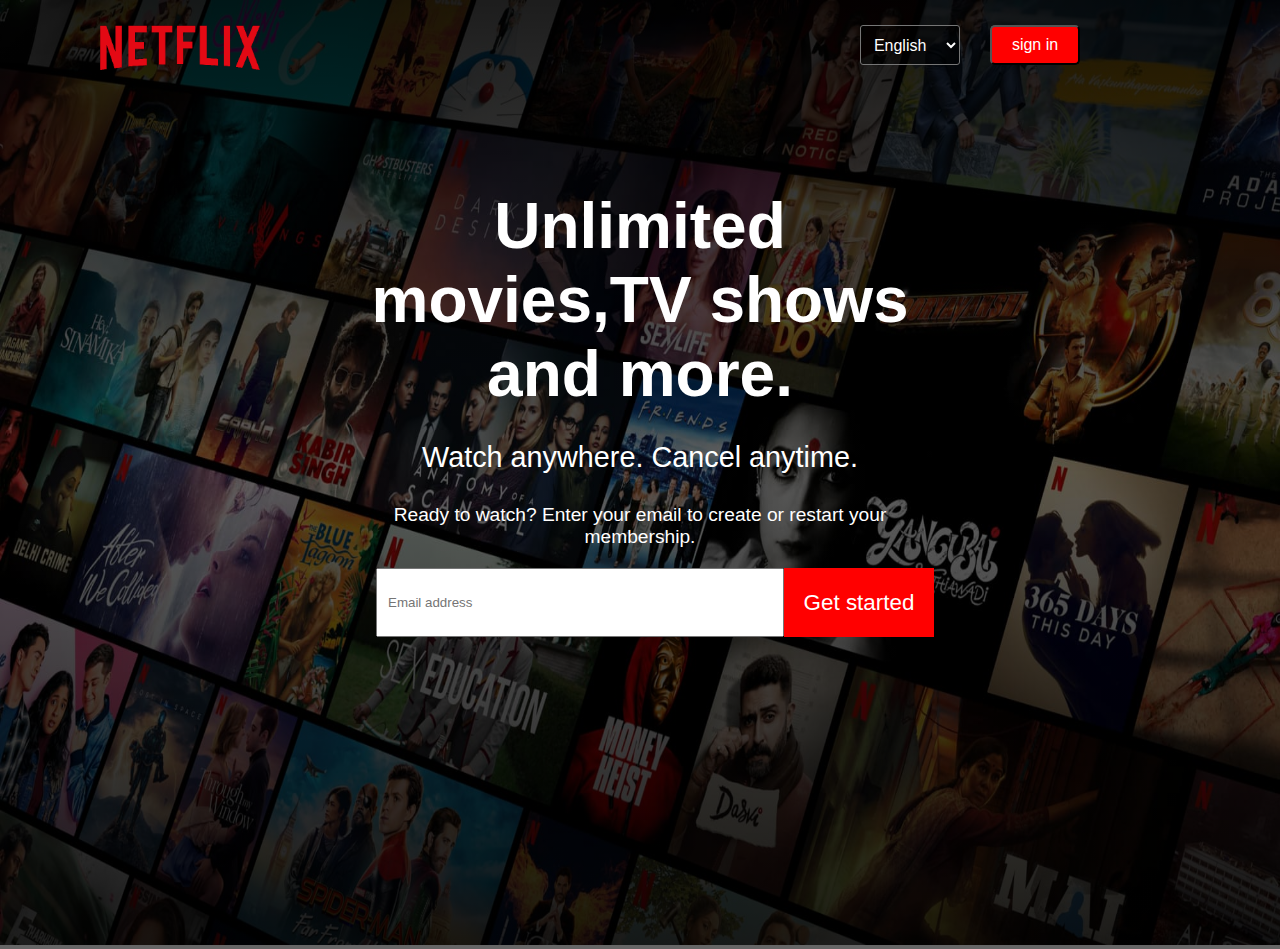
<file: index.html>
<!DOCTYPE html>
<html lang="en" dir="ltr">

<head>
  <meta charset="utf-8">
  <title>Netflix</title>
  <link rel="stylesheet" href="styles.css">
  <link href="https://cdn.jsdelivr.net/npm/bootstrap@5.0.2/dist/css/bootstrap.min.css" rel="stylesheet" integrity="sha384-EVSTQN3/azprG1Anm3QDgpJLIm9Nao0Yz1ztcQTwFspd3yD65VohhpuuCOmLASjC" crossorigin="anonymous">

</head>

<body>
  <div class="sec1">
    <div class="sec1-bg" ><img class="sec1-bg-o" id="img1" src="my_background_1.jpg" alt="img1-1"></div>
    <div class="sec1-2" >
      <div class="header" >
        <div class="btn-1" >
          <img class="logo-1-1" src="netflix_logo.png" alt="">
          <select onmouseout="myFunction(this)" class="dpd-1-1" name="">
            <option value="English">&nbsp English</option>
            <option value="Hindi">&nbsp Hindi</option>
          </select>
          <button onclick="car()" class="btn-1-1" type="button" name="button"><a class="sn" href="sign_in.html">sign in</a></button>
        </div>
      </div>
      <div class="header-2" class="container-fluid">
        <div class="header-2-1" class="container-fluid">
          <h1 class="header-2-1-1">Unlimited movies,TV shows and more.</h1>
        </div>
        <div class="header-2-2" class="container-fluid">
          <h3 class="header-2-2-1">Watch anywhere. Cancel anytime.</h3>
        </div>
        <div class="header-2-3" class="container-fluid">
          <h3 class="header-2-3-1">Ready to watch? Enter your email to create or restart your membership.</h3>
        </div>
        <div class="header-2-4" class="container-fluid">
          <form class="get-started" action="sign_in.html" method="post">
            <input class="email" type="email" name="email" placeholder="Email address" value="">
            <input class="sbt" type="submit" name="submit" value="Get started">
          </form>
        </div>
      </div>
    </div>
  </div>
  <script src="script.js">

  </script>
</body>

</html>
</file>
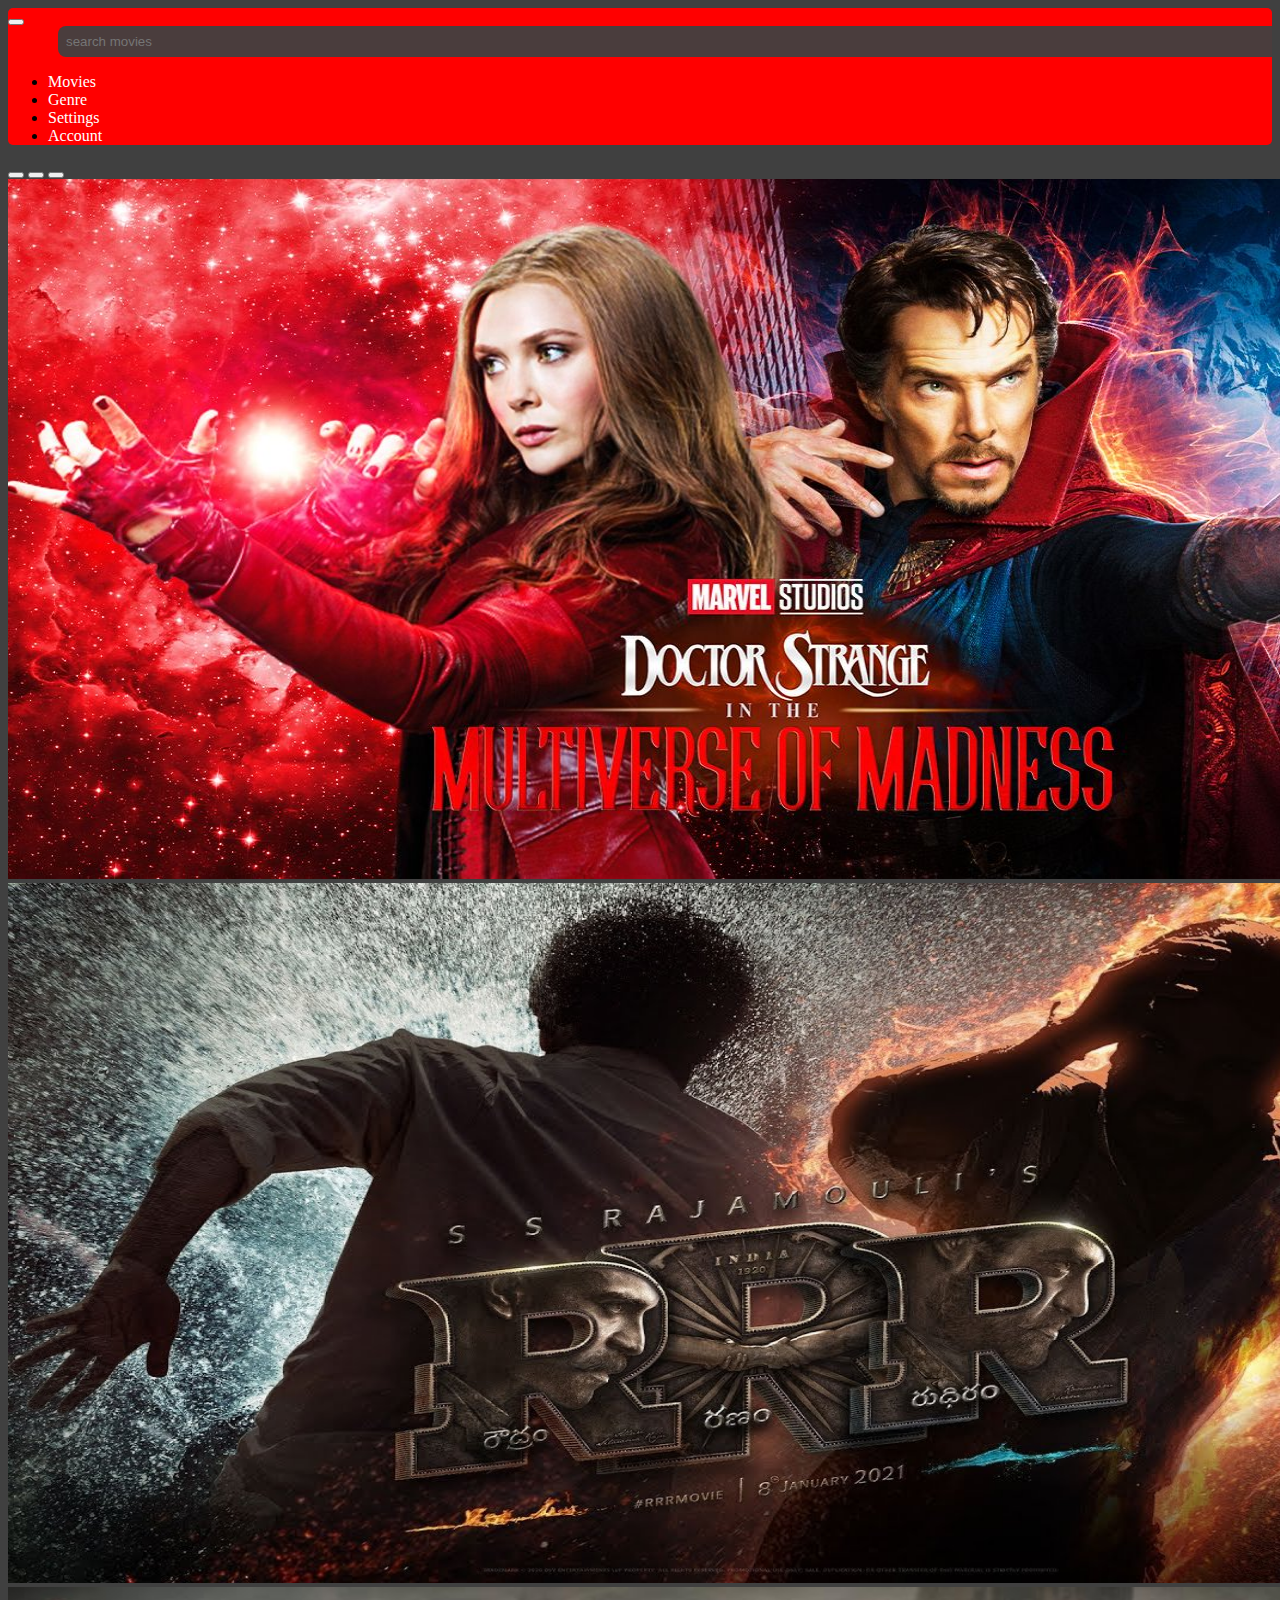
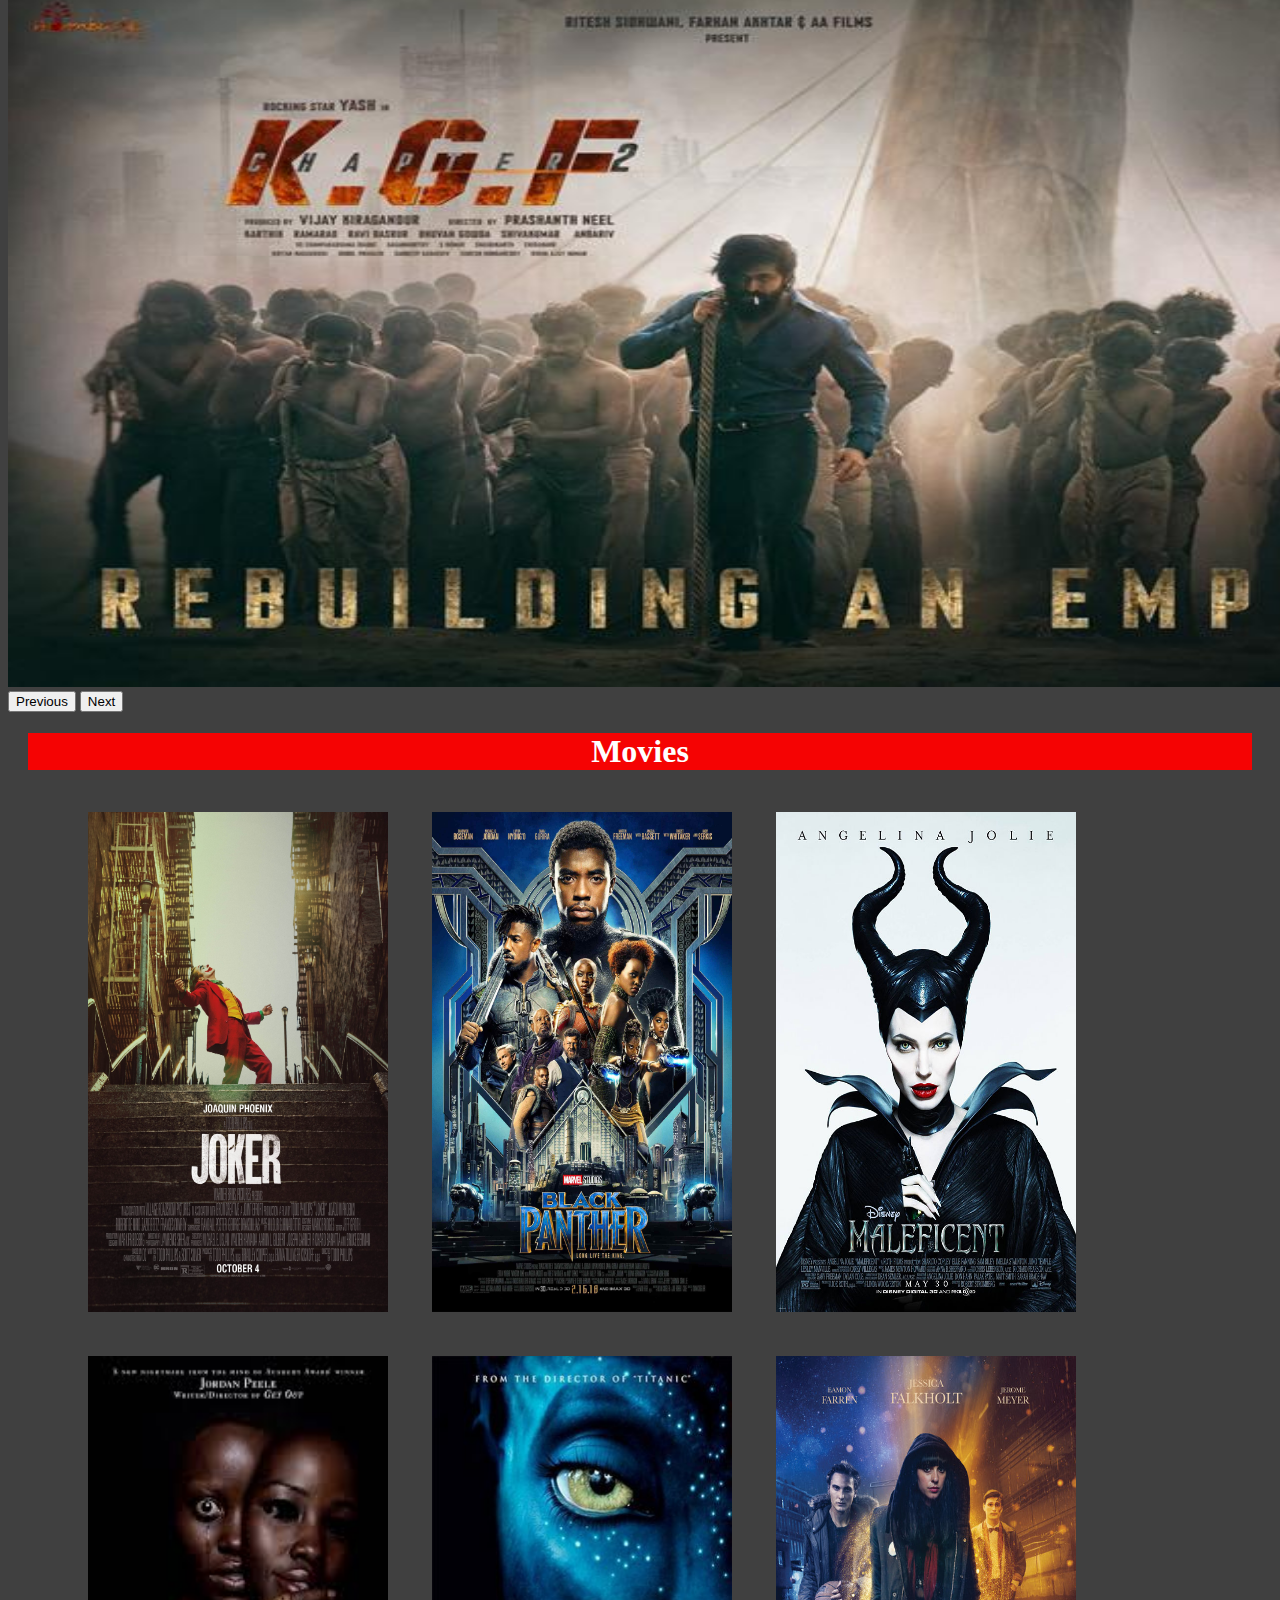
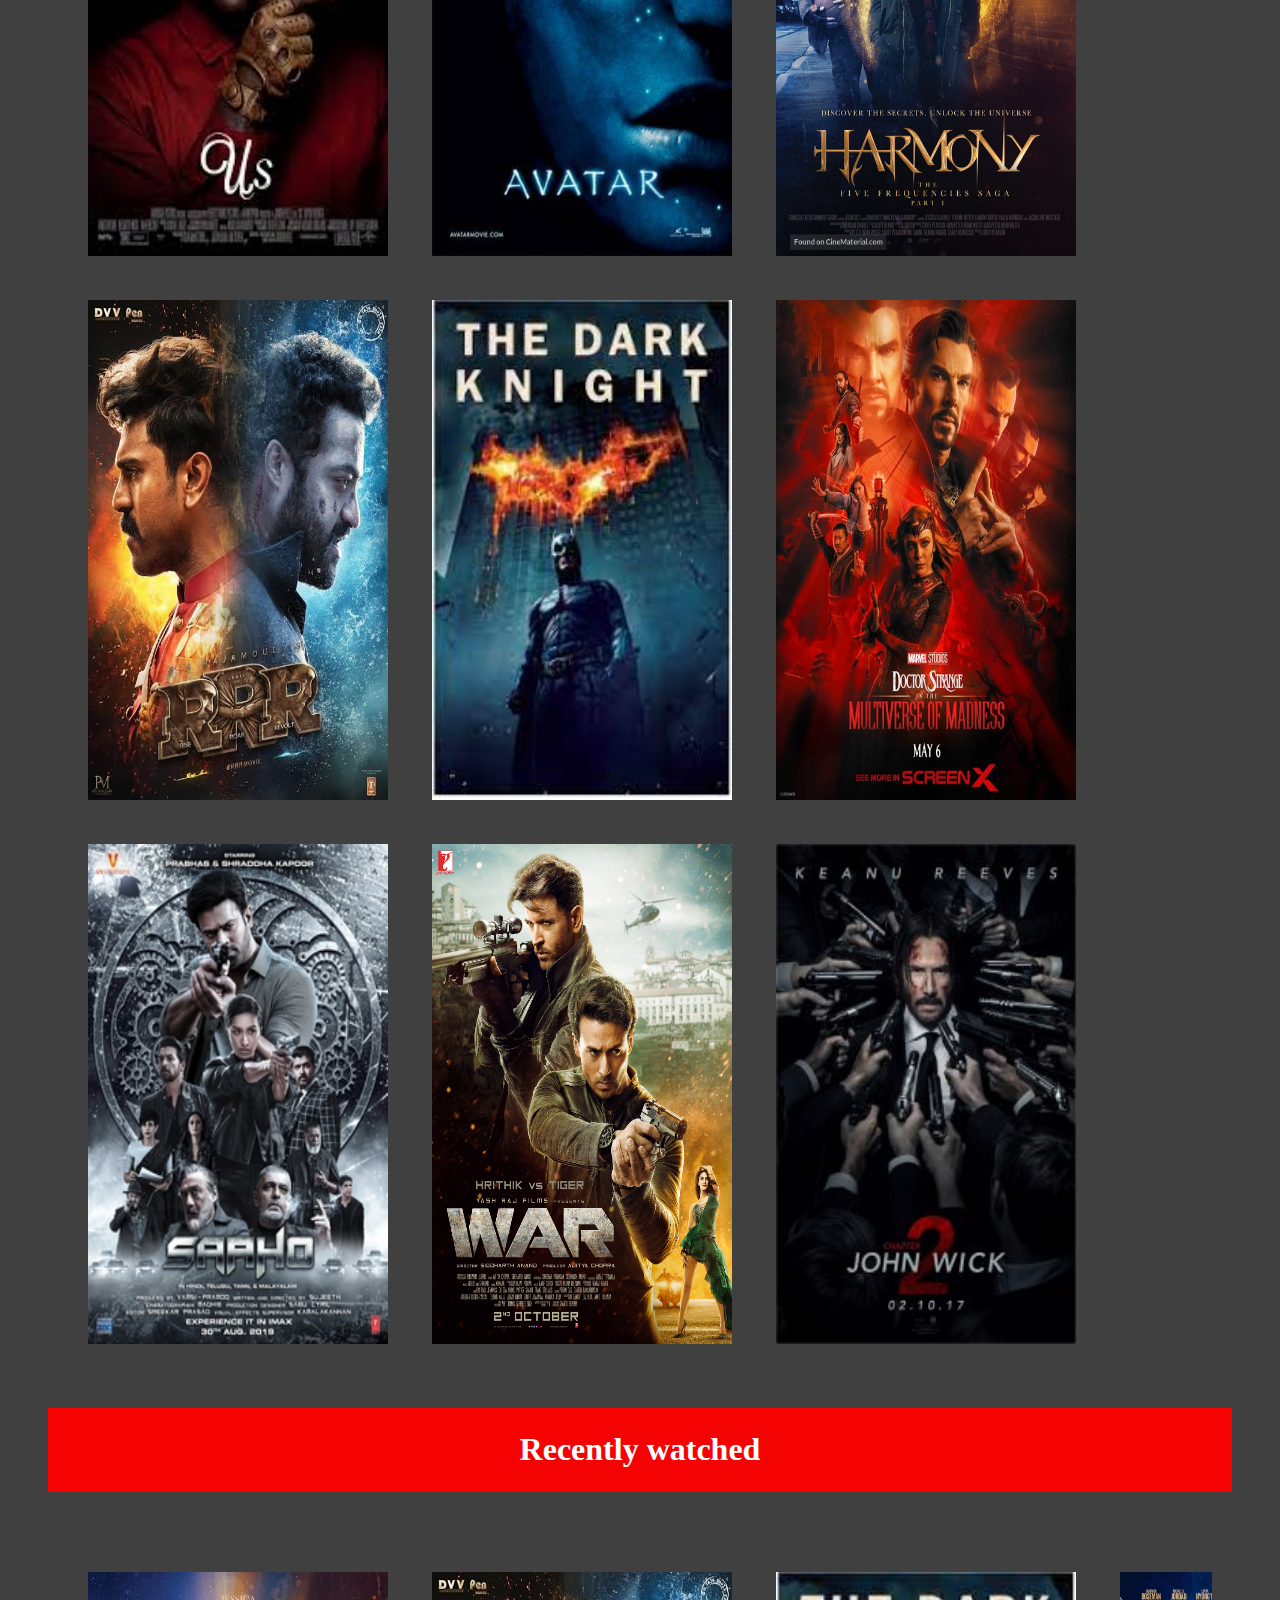
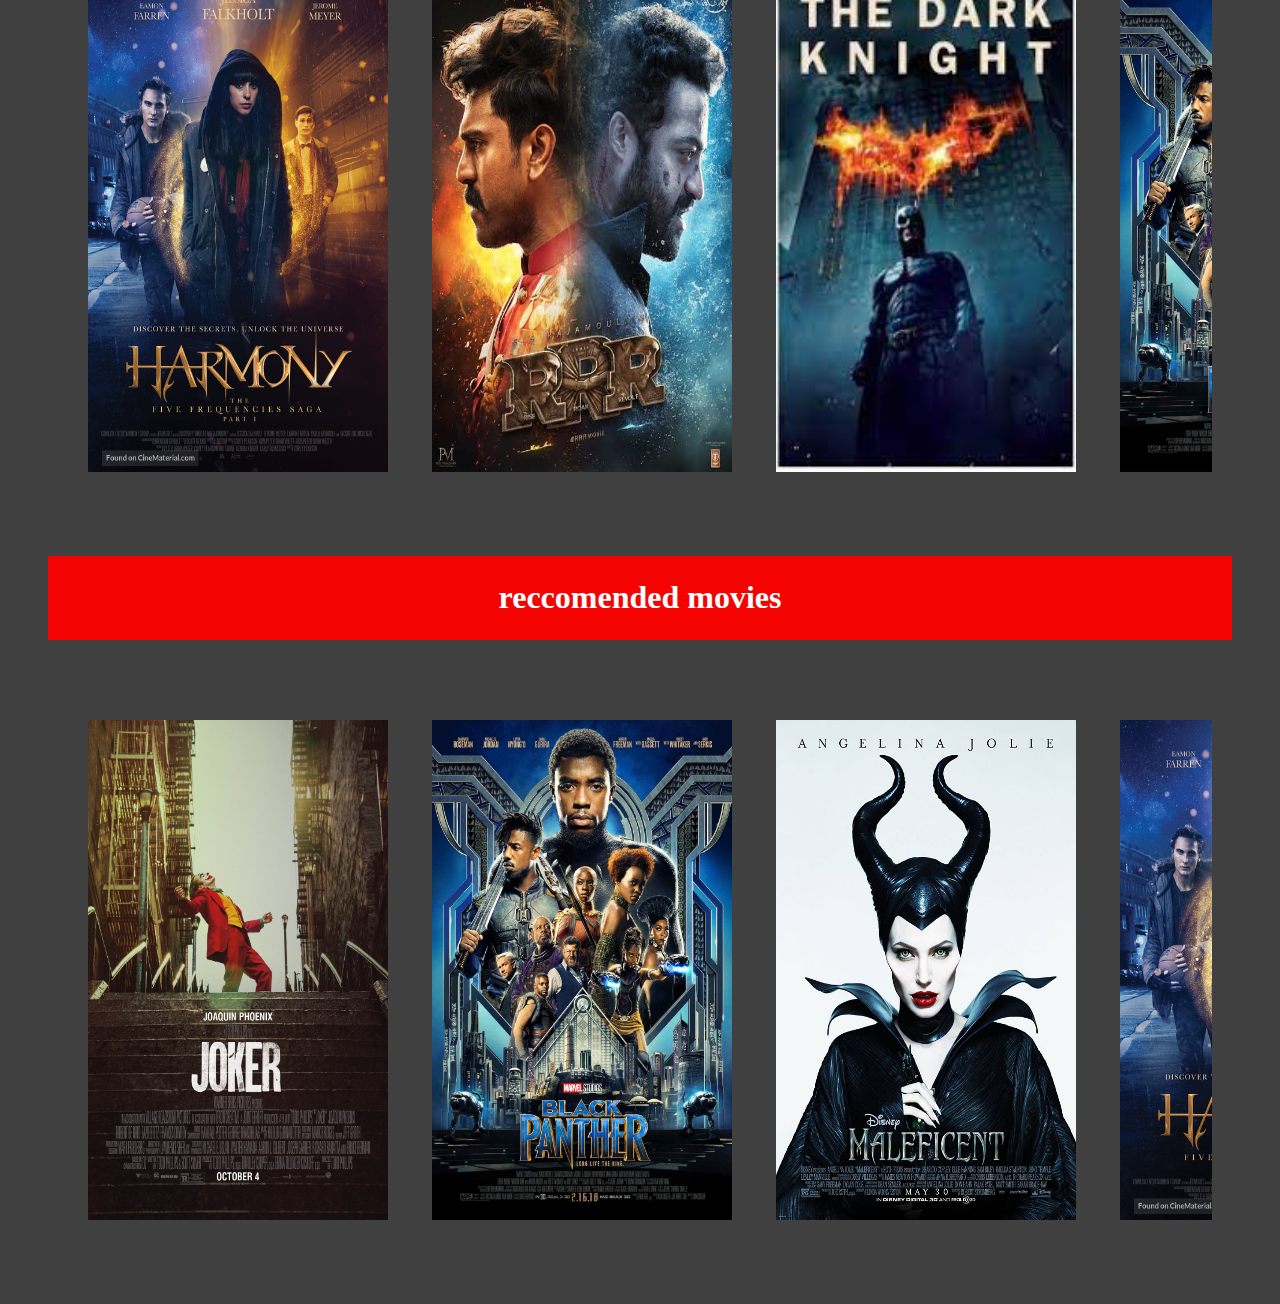
<file: main.html>
<!DOCTYPE html>
<html lang="en" dir="ltr">
  <head>
    <meta charset="utf-8">
    <title>Netflix</title>
    <link href="https://cdn.jsdelivr.net/npm/bootstrap@5.0.2/dist/css/bootstrap.min.css" rel="stylesheet" integrity="sha384-EVSTQN3/azprG1Anm3QDgpJLIm9Nao0Yz1ztcQTwFspd3yD65VohhpuuCOmLASjC" crossorigin="anonymous">
    <link rel="stylesheet" href="styles3.css">
  </head>
  <body>
  <nav class="navbar navbar-expand-lg" id="tager">
    <button class="navbar-toggler" type="button" data-bs-toggle="collapse" data-bs-target="#navbarTogglerDemo01" aria-controls="navbarTogglerDemo01" aria-expanded="false" aria-label="Toggle navigation">
      <span class="navbar-toggler-icon"></span>
    </button>
    <div class="collapse navbar-collapse" id="navbarTogglerDemo02">
    <form  action="" method="post">
        <input class="srch" type="search" name="srch" placeholder="search movies">
    </form>
    <ul class="navbar-nav ms-auto">
      <li class="nav-item"><a  href="#tb">Movies</a></li>
      <li class="nav-item"><a  href="#">Genre</a></li>
      <li class="nav-item"><a  href="#">Settings</a></li>
      <li class="nav-item"><a  href="#">Account</a></li>
    </ul>
  </div>
  </nav>
  <div class="slider">
    <div id="carouselExampleIndicators" class="carousel slide" data-bs-ride="carousel" data-bs-interval="2000">
<div class="carousel-indicators">
  <button type="button" data-bs-target="#carouselExampleIndicators" data-bs-slide-to="0" class="active" aria-current="true" aria-label="Slide 1"></button>
  <button type="button" data-bs-target="#carouselExampleIndicators" data-bs-slide-to="1" aria-label="Slide 2"></button>
  <button type="button" data-bs-target="#carouselExampleIndicators" data-bs-slide-to="2" aria-label="Slide 3"></button>
</div>
<div class="carousel-inner">
  <div class="carousel-item active">
  <img src="movie4.jpg" class="d-block w-100" alt="...">
  </div>
  <div class="carousel-item">
   <img src="movie1.jpg" class="d-block w-100" alt="...">
  </div>
  <div class="carousel-item">
  <img src="movie2.jpg" class="d-block w-100" alt="...">
  </div>
</div>
<button class="carousel-control-prev" type="button" data-bs-target="#carouselExampleIndicators" data-bs-slide="prev">
  <span id="s1"class="carousel-control-prev-icon" aria-hidden="true"></span>
  <span class="visually-hidden">Previous</span>
</button>
<button class="carousel-control-next" type="button" data-bs-target="#carouselExampleIndicators" data-bs-slide="next">
  <span id="s2" class="carousel-control-next-icon" aria-hidden="true"></span>
  <span class="visually-hidden">Next</span>
</button>
</div>
  </div>
    <div  id="tb" class="vit-1">
      <div class="vit">
          <h1>Movies</h1>
      </div>
      <div class="vit-1-1">
      <img  onclick="myfunc(this)" class="lst" src="l1.png" alt="">
      <img onclick="myfunc(this)" class="lst" src="l2.jpg" alt="">
      <img onclick="myfunc(this)" class="lst" src="l3.jpg" alt="">
     <img onclick="myfunc(this)"  class="lst" src="l10.jpg" alt="">
     <img onclick="myfunc(this)" class="lst" src="l4.jpg" alt="">
     <img onclick="myfunc(this)"  class="lst" src="l5.jpg" alt="">
     <img onclick="myfunc(this)"  class="lst" src="l6.jpeg" alt="">
     <img onclick="myfunc(this)"  class="lst" src="l12.jpg" alt="">
     <img onclick="myfunc(this)" class="lst" src="l7.jpg" alt="">
     <img onclick="myfunc(this)"  class="lst" src="l8.jpg" alt="">
     <img onclick="myfunc(this)" class="lst" src="l9.jpg" alt="">
     <img onclick="myfunc(this)" class="lst" src="l11.jpg" alt="">
     </div>
  </div>

  <div class="rw">
    <div class="rw-1">
      <h1>Recently watched</h1>
    </div>
    <div class="rw-1-1">
    <img onclick="myfunc(this)"  class="lst" src="l5.jpg" alt="">
    <img onclick="myfunc(this)"  class="lst" src="l6.jpeg" alt="">
    <img onclick="myfunc(this)"  class="lst" src="l12.jpg" alt="">
    <img onclick="myfunc(this)" class="lst" src="l2.jpg" alt="">
    <img onclick="myfunc(this)" class="lst" src="l3.jpg" alt="">
    <img onclick="myfunc(this)"  class="lst" src="l8.jpg" alt="">
    <img onclick="myfunc(this)" class="lst" src="l9.jpg" alt="">
  </div>
  </div>
  <div class="recc">
    <div class="recc-1">
      <h1>reccomended movies</h1>
    </div>
    <div class="recc-1-1">
      <img onclick="myfunc()" class="lst" src="l1.png" alt="">
      <img onclick="myfunc()" class="lst" src="l2.jpg" alt="">
      <img onclick="myfunc()" class="lst" src="l3.jpg" alt="">
      <img onclick="myfunc()"  class="lst" src="l5.jpg" alt="">
      <img onclick="myfunc()"  class="lst" src="l6.jpeg" alt="">
      <img onclick="myfunc()"  class="lst" src="l12.jpg" alt="">
    </div>
  </div>
  <scrip src="script.js"></script>
  <script src="https://cdn.jsdelivr.net/npm/bootstrap@5.0.2/dist/js/bootstrap.bundle.min.js" integrity="sha384-MrcW6ZMFYlzcLA8Nl+NtUVF0sA7MsXsP1UyJoMp4YLEuNSfAP+JcXn/tWtIaxVXM" crossorigin="anonymous"></script>

 </body>
</html>
</file>
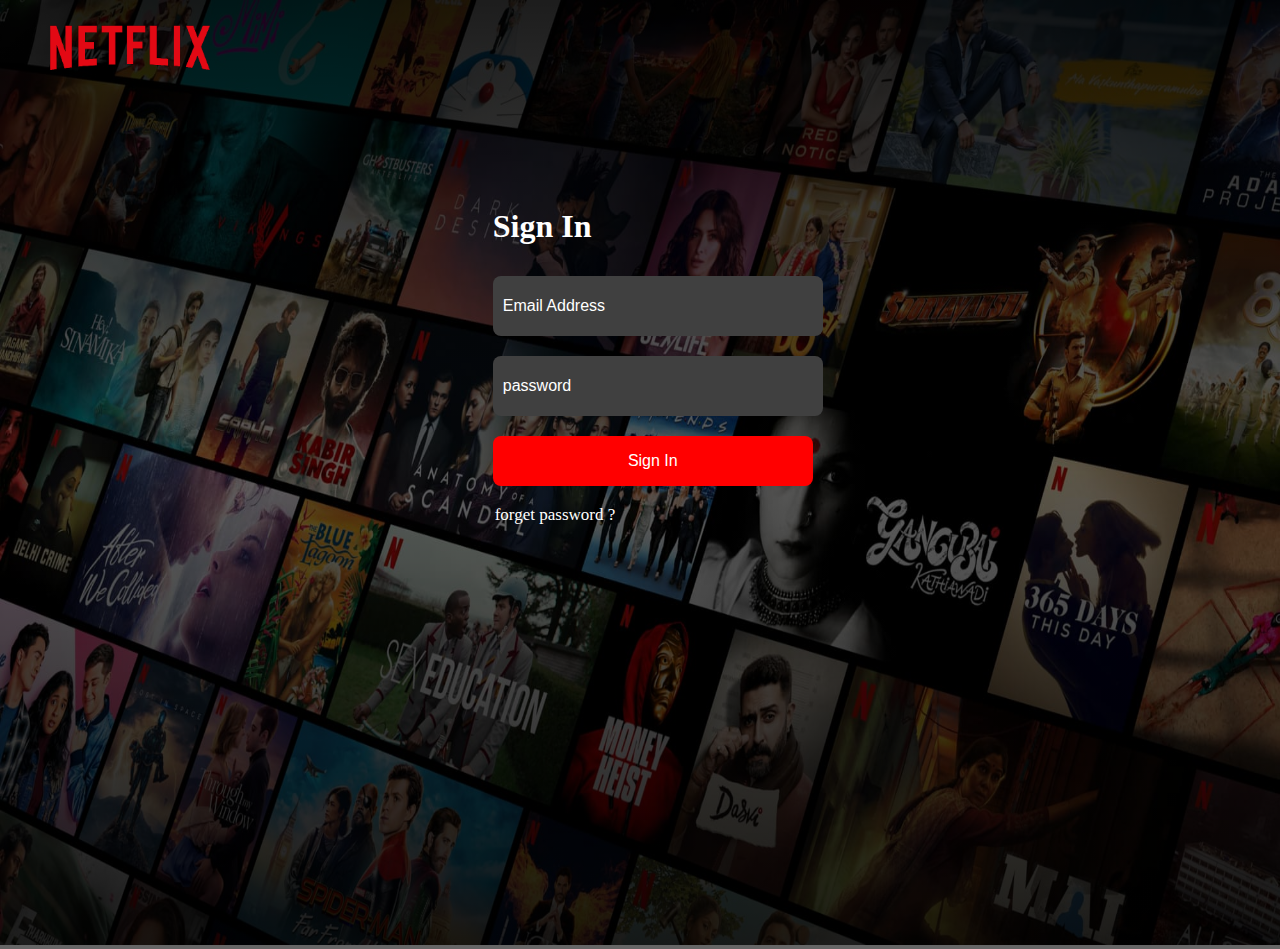
<file: sign_in.html>
<!DOCTYPE html>
<html lang="en" dir="ltr">
  <head>
    <meta charset="utf-8">
    <title>Netflix</title>
    <link rel="stylesheet" href="styles2.css">
    <link href="https://cdn.jsdelivr.net/npm/bootstrap@5.0.2/dist/css/bootstrap.min.css" rel="stylesheet" integrity="sha384-EVSTQN3/azprG1Anm3QDgpJLIm9Nao0Yz1ztcQTwFspd3yD65VohhpuuCOmLASjC" crossorigin="anonymous">

  </head>
  <body>
    <div class="sec1">
     <div class="sec1-bg"><img class="sec1-bg-o" id ="img1" src="my_background_1.jpg" alt="img1-1"></div>
     <div class="sec1-2">
          <div class="sec1-2-1">
                     <div class="sec1-2-2"><h1>Sign In</h1></div>
                     <div class="sec1-2-3">
                       <form class="reg" action="main.html" method="post">
                          <input class="email" type="email" name="email" value="" placeholder="Email Address">
                          <input class="password" type="password" name="password" value="" placeholder="password">
                          <input  type="submit" name="Sign In" value="Sign In">
                       </form>
                     </div>
                     <div class="fp">
                       <a class="fp-1" href="">forget password ?</a>
                     </div>
          </div>
    </div>
    <img class="logo-1-1" src="netflix_logo.png" alt="">
    <script src="script.js">

    </script>
  </body>
</html>
</file>
<file: styles.css>
body{
  margin:0;
  background-color: rgba(0, 0, 0, 0.6);

}
.sec1-bg
{
  width: 100%;
  height:105%;
  position: absolute;
}
.sec1-bg-o
{
  width:100%;
  height:100%;
}
.sec1-2
{
  width: 100%;
  height:105%;
  background:linear-gradient(rgba(0, 0, 0, 0.85),rgba(0, 0, 0, 0.5),rgba(0, 0, 0, 0.85));
  position: absolute;
}
.sn
{
  text-decoration: none;
  color:white;
  font-size: 1rem;
}
.header
{
  margin-top:15px;
  margin-left:100px;
  margin-right: 45px;
  position: relative;

}
.logo-1-1
{
   width:160px;
   height:45px;
   margin-right: 900px;
   margin-top: 10px;
   position: relative;
}
.dpd-1-1
{
  background-color:rgba(0, 0, 0, 0.4);
  color: white;
  position: absolute;
  margin-top: 10px;
  width:100px;
  height:40px;
  font-size: 1rem;
  border-radius: 3px;
  margin-right:25px;
}
.btn-1-1
{
  width:90px;
  height:40px;
  border-radius: 5px;
  background-color: red;
  margin-top: 10px;
  margin-left: 130px;
  color:white;
  font-size: 1rem;
  position: absolute;
}
.sn:hover
{
  color:yellow;
}
.header-2
{
  margin-top: 9%;
  margin-left: 25%;
  margin-right: 25%;
  text-align: center;
  position:relative;
}
.header-2-1
{
  margin:20px;
  position: relative;
}
.header-2-2
{
  margin:30px;
  position: relative;
}
.header-2-3
{
  margin:20px;
  position: relative;
}
.header-2-4
{
  margin:20px;
  position: relative;
}
.header-2-1-1
{
  font-family: sans-serif,ariel;
  color: white;
  margin-top: 0;
  margin-bottom: 0;
  font-size: 4rem;
}
.header-2-2-1
{
  font-family: 'Netflix Sans','Helvetica Neue',Helvetica,Arial,sans-serif;
  font-weight: 400;
  margin-top: 0;
  margin-bottom: 0;
  color: white;
  font-size: 1.8rem;
}
.header-2-3-1
{
  font-family: 'Netflix Sans','Helvetica Neue',Helvetica,Arial,sans-serif;
  font-weight: 400;
  margin-top: 0;
  margin-bottom: 0;
  color: white;
  font-size: 1.2rem;
}
.email
{
  height:45px;
  width:80%;
  padding:10px;
  align:left
  position: absolute;
  margin-left: 0%;
}
.sbt
{
   background-color: red;
   color:white;
   font-size: 1.4rem;
   margin: 0;
   width:25%;
   height:100%;
   border-width: 0;
   position:absolute;
}
.sbt:hover
{
  color:yellow;
}
.get-started
{
   margin-right: 20%;
}
@media screen and (max-width:400px) {
  .logo-1-1
  {
       margin-right: 200px;
       margin: 5px;
  }
  .header-2-1-1
  {
      font-size: 1rem;
      margin: 5px;
  }
  .header-2-2-1
  {
     font-size: 10px;
  }

}
@media screen and (max-width:600px) {
  .logo-1-1
  {
       margin-right: 200px;
  }
}
@media screen and (max-width:600px) {
  .logo-1-1
  {
       margin-right:  300px;
  }
}
@media screen and (max-width:1100px) {
  .logo-1-1
  {
       margin-right: 400px;
  }
}
@media screen and (max-width:1400px) {
  .logo-1-1
  {
       margin-right: 600px;
  }
}
</file>
<file: styles3.css>
body{
  background-color: rgba(64,64,64);
}
#tager
{
  background-color:rgba(255,0,0);
  border-radius: 5px;
  border-color: black;
  border:2px;
  position: relative;
}
a{
  color:white;
  text-decoration: none;
  margin-right: 60px;
}
a:hover
{
  color:yellow;
}
form
{
  margin-left: 50px;
}
::placeholder
  {
    color:(255,255,255,0.9);
  }
.srch{
  color:white;
  background-color: rgba(64,64,64,0.95);
  width:500%;
  padding:8px;
  border-radius: 8px;
  border-style: none;
}
#s1{
  background-color:black;
  border-radius: 5px;
}
#s2{
  background-color:black;
  border-radius: 5px;
}
img{
  width:1530px;
  height:700px;
}

h1
{
  color:white;
  text-align: center;
}
.vit
{
  background-color: rgba(255,0,0,0.95);
}

.lst
{
  width:300px;
  height:500px;
  margin:20px;
}
.rw-1-1
{
  overflow: auto;
  white-space: nowrap;
  margin:60px;
}
.rw-1
{
  background-color: rgba(255,0,0,0.95);
  padding: 2px;
  margin: 40px;
}
.recc-1-1
{
  overflow: auto;
  white-space: nowrap;
  margin:60px;
}
.recc-1
{
  background-color: rgba(255,0,0,0.95);
  padding: 2px;
  margin: 40px;
}
.vit-1
{
  margin:20px  ;
}
.vit-1-1
{
  margin-left:40px;
}
@media screen and (max-width:600px)
{
  .vit-1-1
  {
    margin-left:60px;
  }

  @media screen and (max-width:400px)
  {
    .vit-1-1
    {
      margin-left:100px;
    }
    .srch
    {
      width:100%;
    }
    a
    {
      margin-right: 10px;
    }
  }
  @media screen and (max-width:800px)
  {
    .vit-1-1
    {
      margin-left:60px;
    }
    .srch
    {
      width:300%;
    }
    a
    {
      margin-right: 20px;
    }
  }
</file>
<file: styles2.css>
body{
  margin:0;
  background-color: rgba(0, 0, 0, 0.6);

}
.logo-1-1
{
   width:160px;
   height:45px;
   margin-top: 25px;
   margin-left: 50px;
   position: absolute;
}
.sec1-bg
{
  width: 100%;
  height:105%;
  position: absolute;
}
.sec1-bg-o
{
  width:100%;
  height:100%;
}
.sec1-2
{
  width: 100%;
  height:105%;
  background:linear-gradient(rgba(0, 0, 0, 0.85),rgba(0, 0, 0, 0.5),rgba(0, 0, 0, 0.85));
  position: absolute;
}
.sec1-2-1
{
  top:18%;
  left:34%;
  width:30%;
  height:55%;
  border-radius: 6px;
  position:absolute;
}
.sec1-2-2
{
  margin-top: 10%;
  margin-left: 15%;
  margin-bottom: 8%
}
.sec1-2-3
{
  margin-top: 8%;
  margin-left: 15%;
  margin-bottom:5%;
  padding-right: 10%;
}
h1
{
  color:white;

}
::placeholder
{
  color:white;
  font-size: 1rem;
  padding:5px;
}

.email
{
   position: relative;
   background-color: rgba(64,64,64);
   color:white;
   margin-bottom: 10px;
   width:320px;
   height: 50px;
   border-radius: 8px;
   border-style: none;
   padding: 5px;
}
.password
{
  position: relative;
  background-color: rgba(64,64,64);
  color:white;
  margin-top: 10px;
  width:320px;
  height: 50px;
  border-radius: 8px;
  border-style: none;
  padding:5px;
}
input[type="submit"]
{
  position: relative;
  background-color: red;
  color:white;
  font-size: 1rem;
  padding:10px;
  margin-top: 20px;
  width:320px;
  height: 50px;
  border-radius: 8px;
  border-style: none;
  padding:5px;
}
.fp
{
  margin-top: 2%;
  margin-left: 15.5%;
  margin-bottom:10%;
  padding-right: 10%;
}
.fp-1
{
  text-decoration: none;
  color:white;
  font-size: 17px;
  margin: 0;
}
.fp-1:hover
{
  color:yellow;
}
@media screen and (max-width:1000px)
{
  .sec1-2-1
  {
    top:10%;
    left:20%;
    width:500px;
    height:800px;
  }
}
</file>
